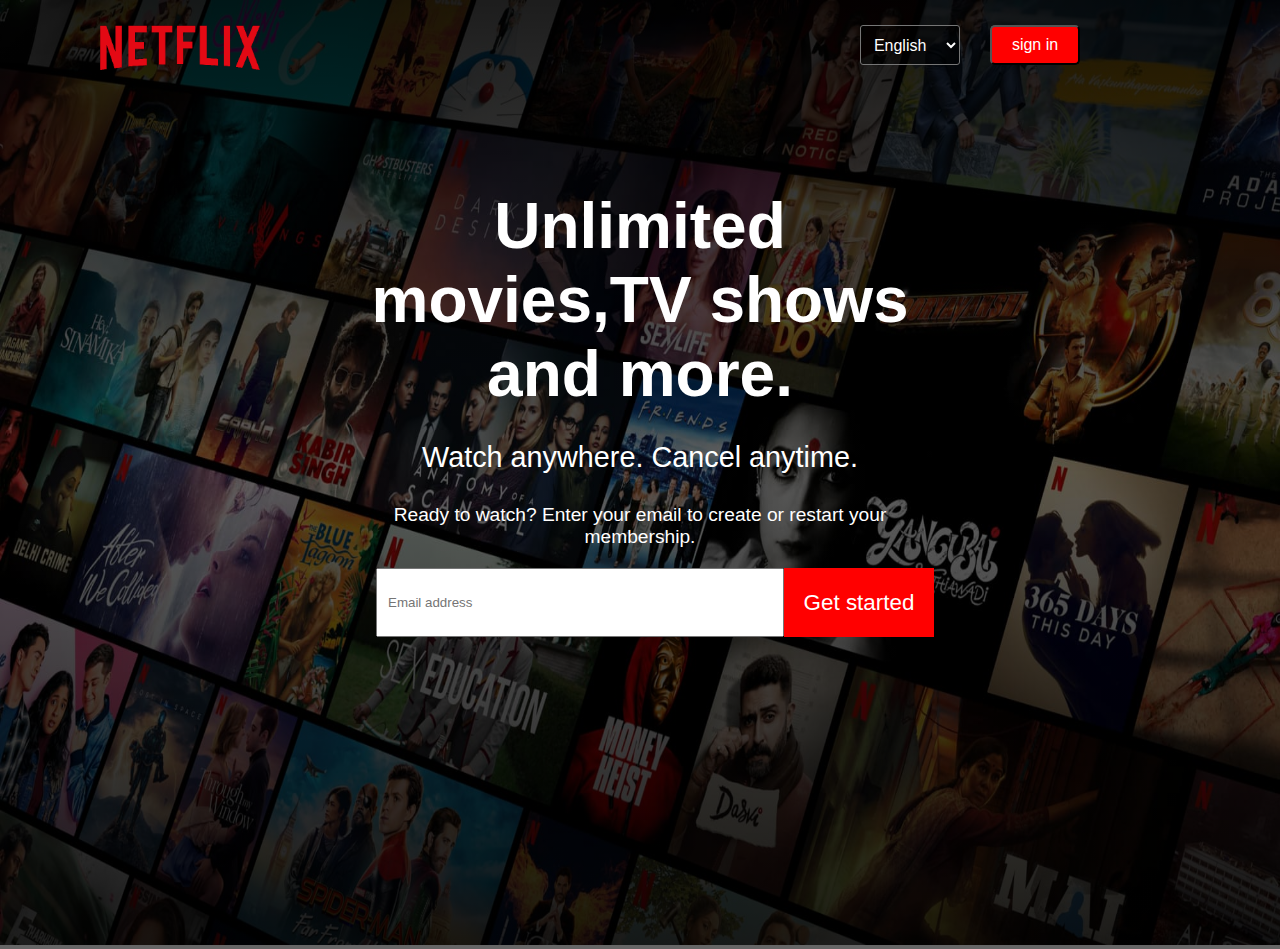
<file: index.html>
<!DOCTYPE html>
<html lang="en" dir="ltr">

<head>
  <meta charset="utf-8">
  <title>Netflix</title>
  <link rel="stylesheet" href="styles.css">
  <link href="https://cdn.jsdelivr.net/npm/bootstrap@5.0.2/dist/css/bootstrap.min.css" rel="stylesheet" integrity="sha384-EVSTQN3/azprG1Anm3QDgpJLIm9Nao0Yz1ztcQTwFspd3yD65VohhpuuCOmLASjC" crossorigin="anonymous">

</head>

<body>
  <div class="sec1">
    <div class="sec1-bg" ><img class="sec1-bg-o" id="img1" src="my_background_1.jpg" alt="img1-1"></div>
    <div class="sec1-2" >
      <div class="header" >
        <div class="btn-1" >
          <img class="logo-1-1" src="netflix_logo.png" alt="">
          <select onmouseout="myFunction(this)" class="dpd-1-1" name="">
            <option value="English">&nbsp English</option>
            <option value="Hindi">&nbsp Hindi</option>
          </select>
          <button onclick="car()" class="btn-1-1" type="button" name="button"><a class="sn" href="sign_in.html">sign in</a></button>
        </div>
      </div>
      <div class="header-2" class="container-fluid">
        <div class="header-2-1" class="container-fluid">
          <h1 class="header-2-1-1">Unlimited movies,TV shows and more.</h1>
        </div>
        <div class="header-2-2" class="container-fluid">
          <h3 class="header-2-2-1">Watch anywhere. Cancel anytime.</h3>
        </div>
        <div class="header-2-3" class="container-fluid">
          <h3 class="header-2-3-1">Ready to watch? Enter your email to create or restart your membership.</h3>
        </div>
        <div class="header-2-4" class="container-fluid">
          <form class="get-started" action="sign_in.html" method="post">
            <input class="email" type="email" name="email" placeholder="Email address" value="">
            <input class="sbt" type="submit" name="submit" value="Get started">
          </form>
        </div>
      </div>
    </div>
  </div>
  <script src="script.js">

  </script>
</body>

</html>
</file>
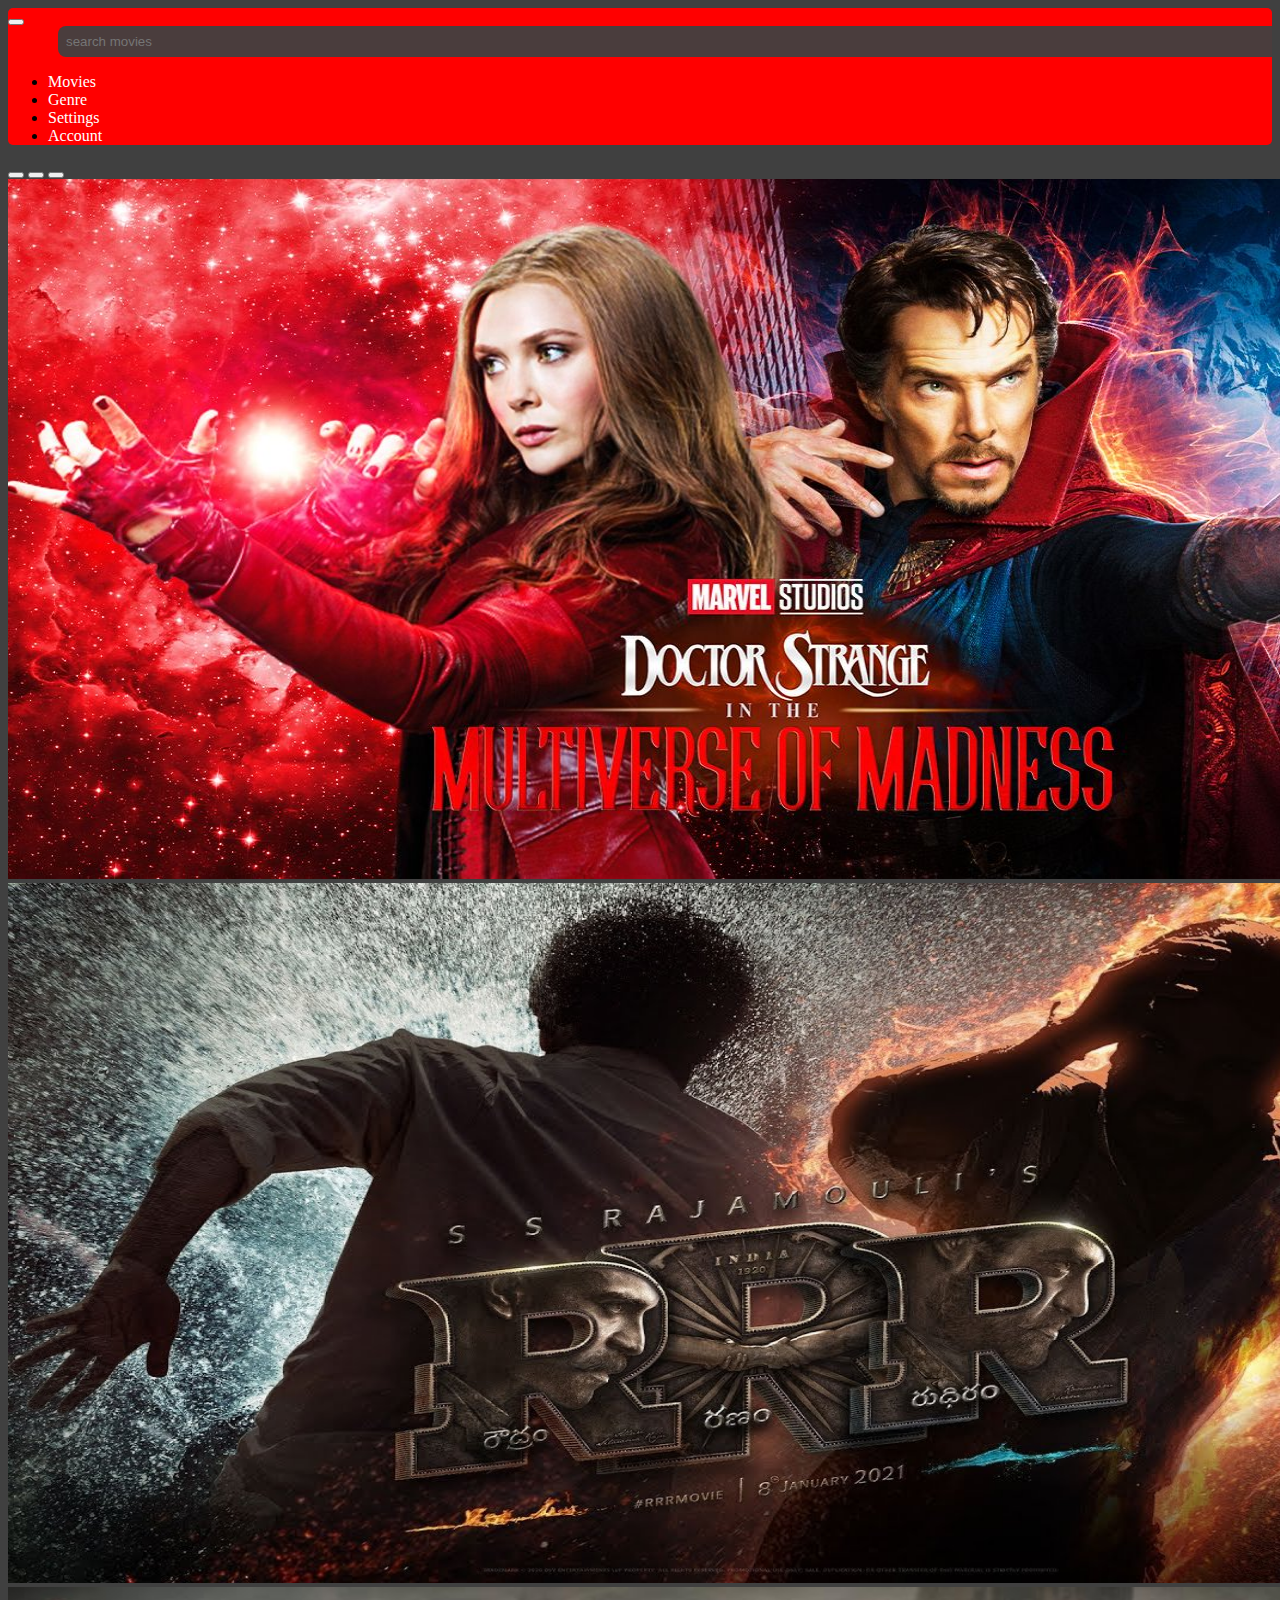
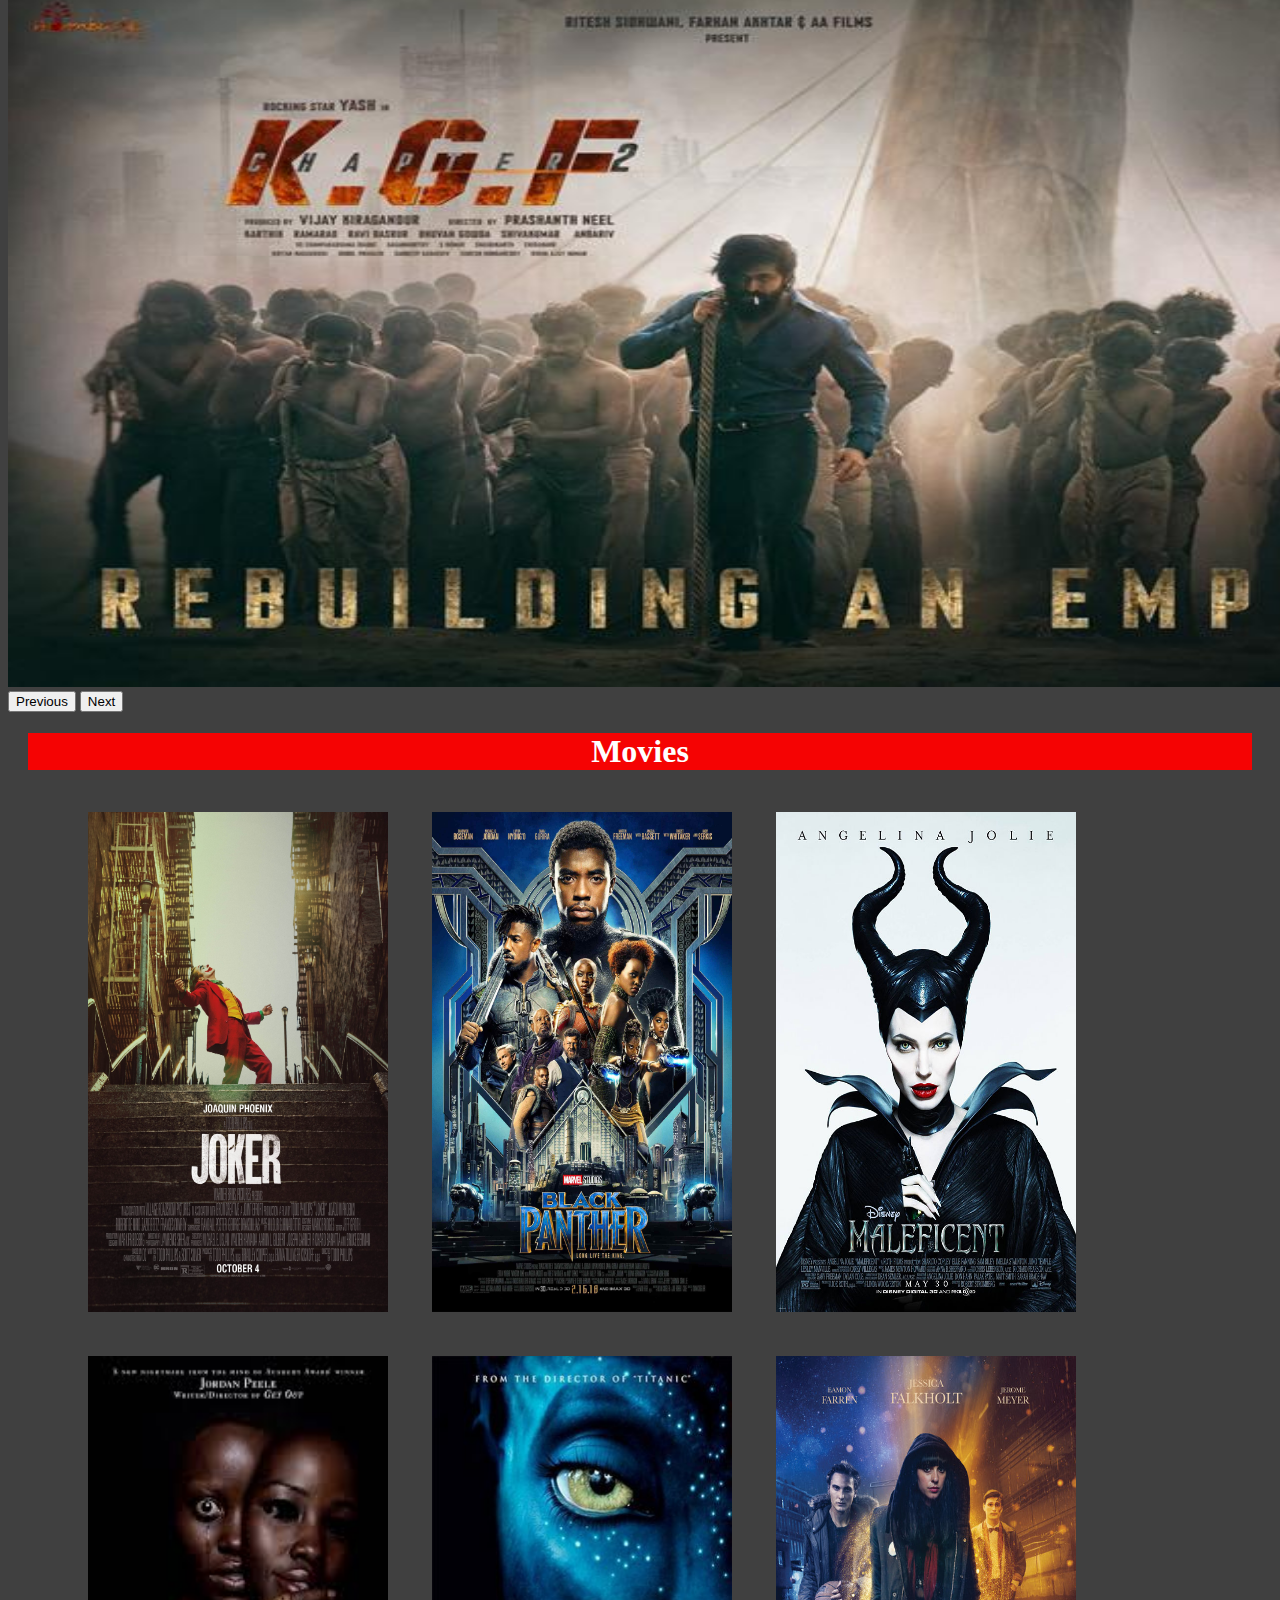
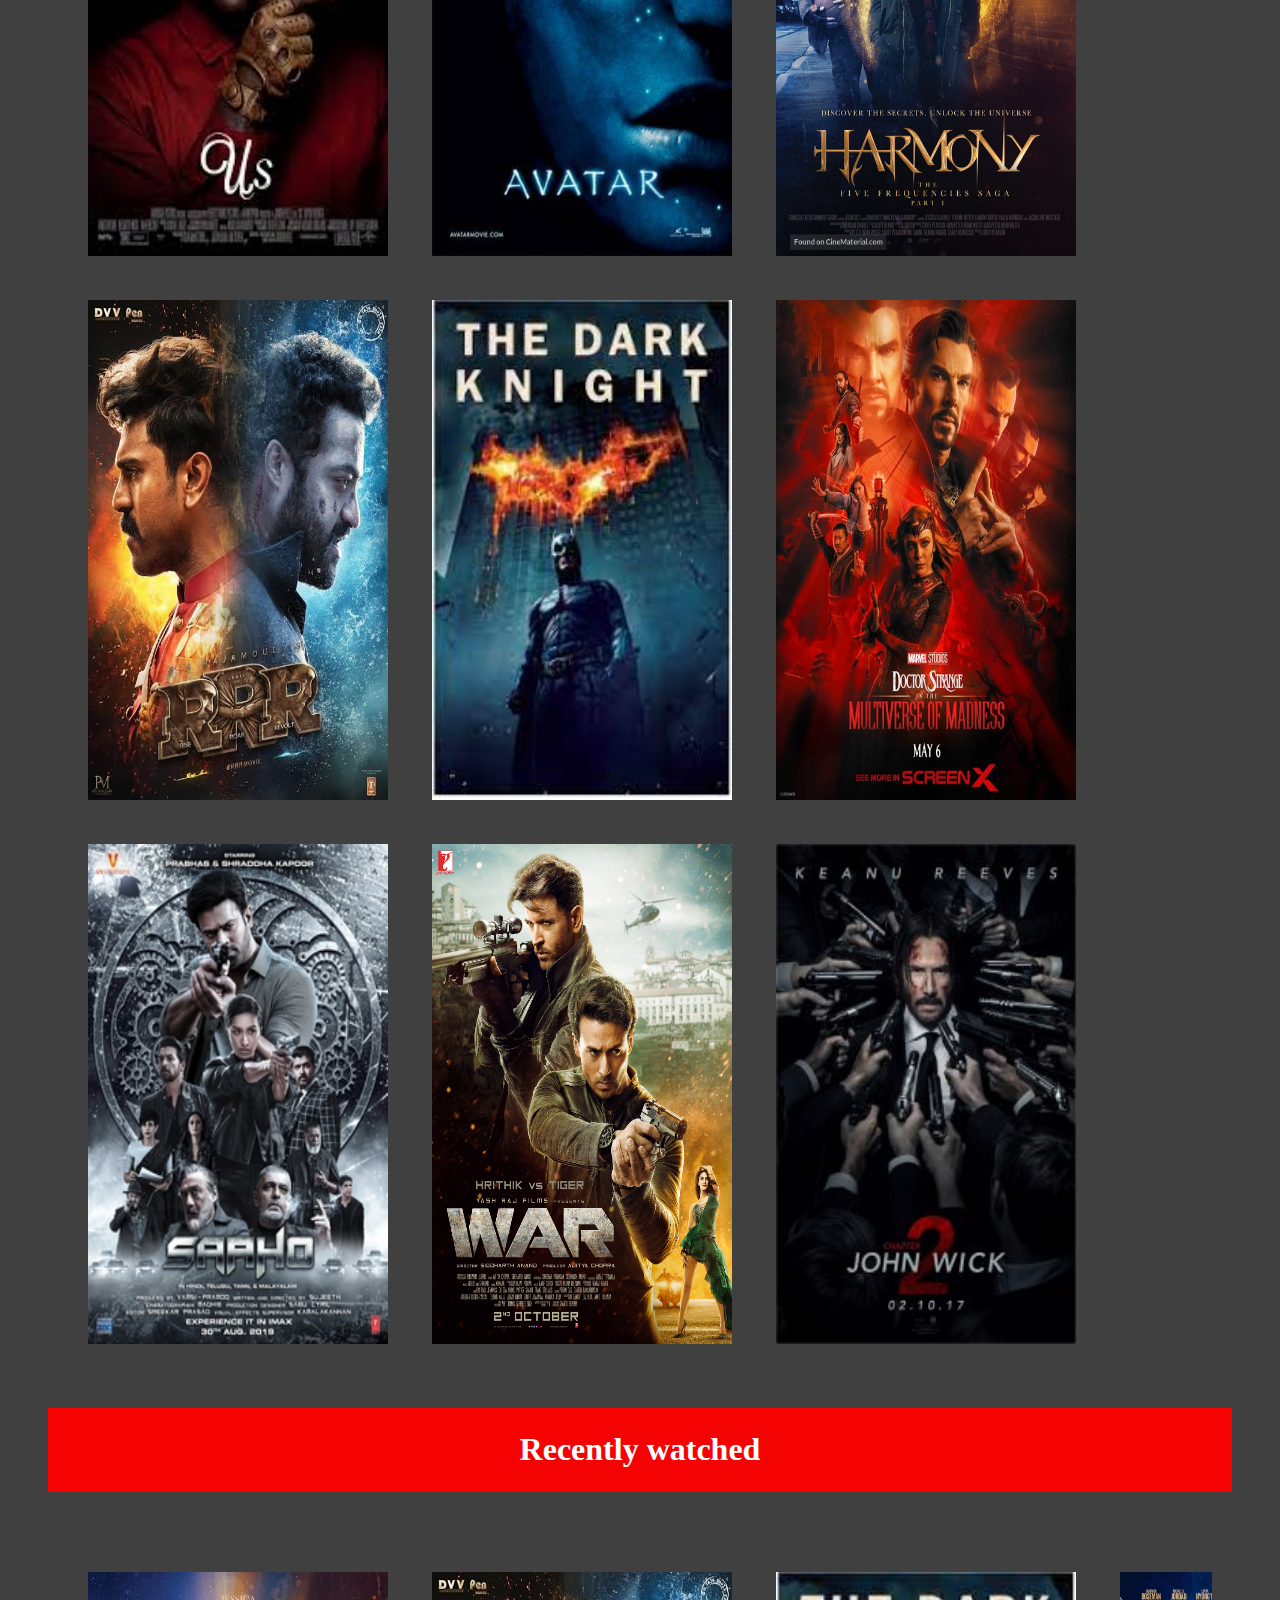
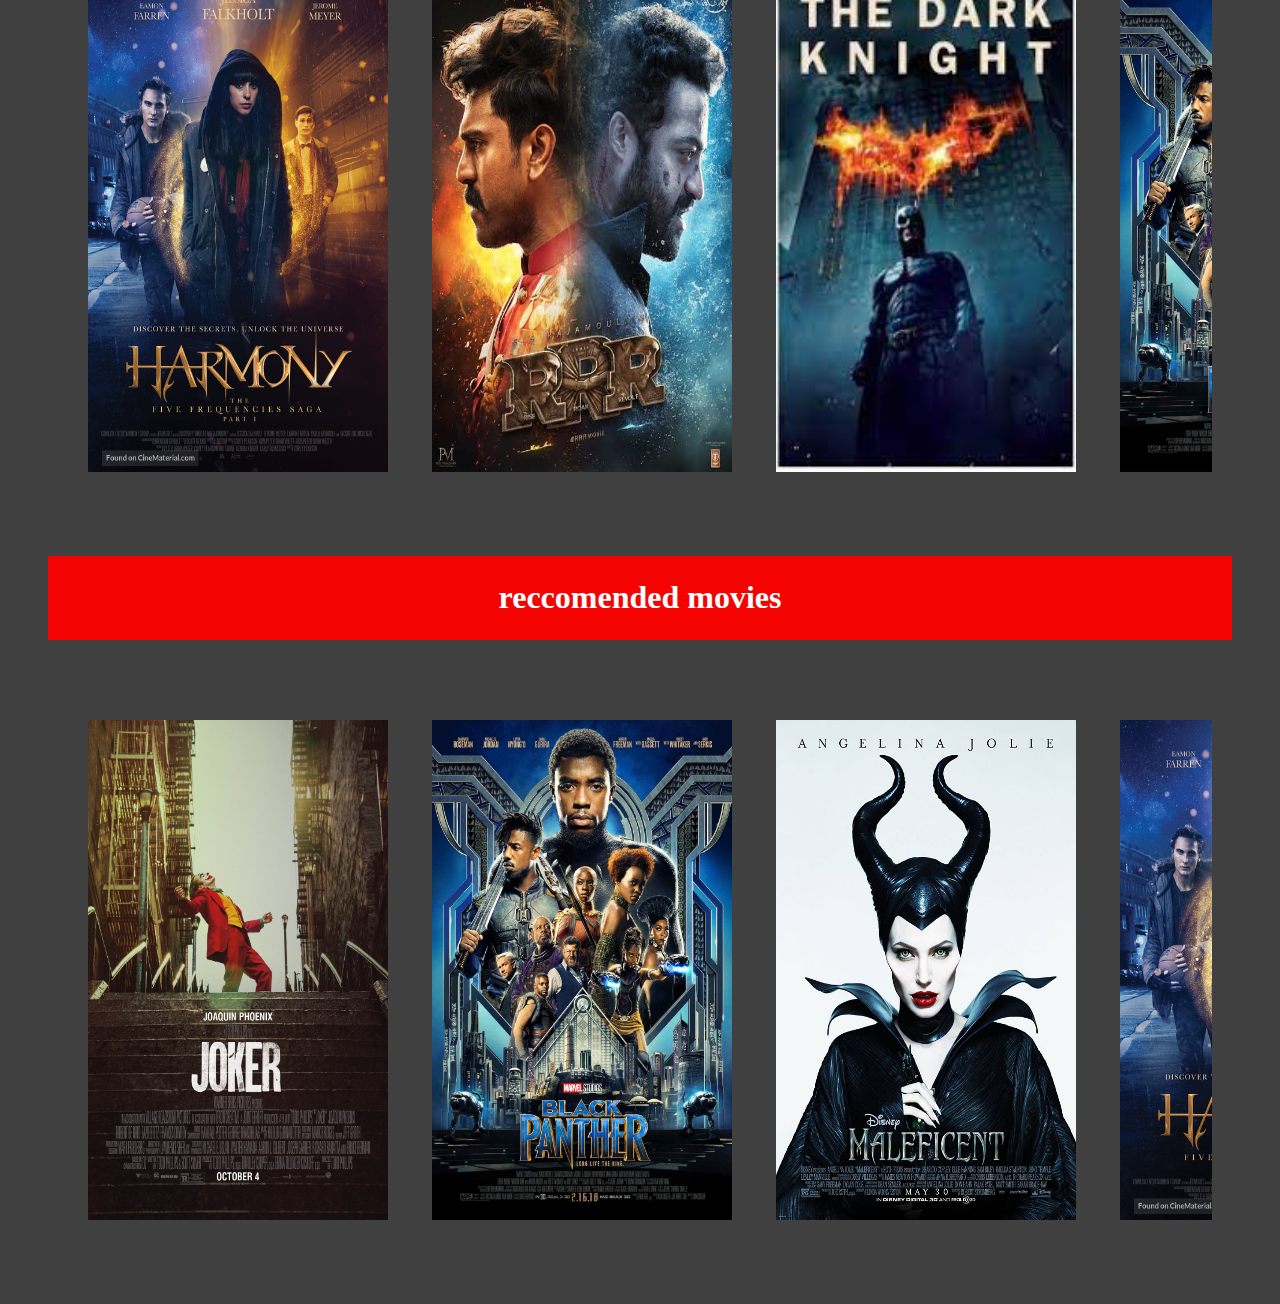
<file: main.html>
<!DOCTYPE html>
<html lang="en" dir="ltr">
  <head>
    <meta charset="utf-8">
    <title>Netflix</title>
    <link href="https://cdn.jsdelivr.net/npm/bootstrap@5.0.2/dist/css/bootstrap.min.css" rel="stylesheet" integrity="sha384-EVSTQN3/azprG1Anm3QDgpJLIm9Nao0Yz1ztcQTwFspd3yD65VohhpuuCOmLASjC" crossorigin="anonymous">
    <link rel="stylesheet" href="styles3.css">
  </head>
  <body>
  <nav class="navbar navbar-expand-lg" id="tager">
    <button class="navbar-toggler" type="button" data-bs-toggle="collapse" data-bs-target="#navbarTogglerDemo01" aria-controls="navbarTogglerDemo01" aria-expanded="false" aria-label="Toggle navigation">
      <span class="navbar-toggler-icon"></span>
    </button>
    <div class="collapse navbar-collapse" id="navbarTogglerDemo02">
    <form  action="" method="post">
        <input class="srch" type="search" name="srch" placeholder="search movies">
    </form>
    <ul class="navbar-nav ms-auto">
      <li class="nav-item"><a  href="#tb">Movies</a></li>
      <li class="nav-item"><a  href="#">Genre</a></li>
      <li class="nav-item"><a  href="#">Settings</a></li>
      <li class="nav-item"><a  href="#">Account</a></li>
    </ul>
  </div>
  </nav>
  <div class="slider">
    <div id="carouselExampleIndicators" class="carousel slide" data-bs-ride="carousel" data-bs-interval="2000">
<div class="carousel-indicators">
  <button type="button" data-bs-target="#carouselExampleIndicators" data-bs-slide-to="0" class="active" aria-current="true" aria-label="Slide 1"></button>
  <button type="button" data-bs-target="#carouselExampleIndicators" data-bs-slide-to="1" aria-label="Slide 2"></button>
  <button type="button" data-bs-target="#carouselExampleIndicators" data-bs-slide-to="2" aria-label="Slide 3"></button>
</div>
<div class="carousel-inner">
  <div class="carousel-item active">
  <img src="movie4.jpg" class="d-block w-100" alt="...">
  </div>
  <div class="carousel-item">
   <img src="movie1.jpg" class="d-block w-100" alt="...">
  </div>
  <div class="carousel-item">
  <img src="movie2.jpg" class="d-block w-100" alt="...">
  </div>
</div>
<button class="carousel-control-prev" type="button" data-bs-target="#carouselExampleIndicators" data-bs-slide="prev">
  <span id="s1"class="carousel-control-prev-icon" aria-hidden="true"></span>
  <span class="visually-hidden">Previous</span>
</button>
<button class="carousel-control-next" type="button" data-bs-target="#carouselExampleIndicators" data-bs-slide="next">
  <span id="s2" class="carousel-control-next-icon" aria-hidden="true"></span>
  <span class="visually-hidden">Next</span>
</button>
</div>
  </div>
    <div  id="tb" class="vit-1">
      <div class="vit">
          <h1>Movies</h1>
      </div>
      <div class="vit-1-1">
      <img  onclick="myfunc(this)" class="lst" src="l1.png" alt="">
      <img onclick="myfunc(this)" class="lst" src="l2.jpg" alt="">
      <img onclick="myfunc(this)" class="lst" src="l3.jpg" alt="">
     <img onclick="myfunc(this)"  class="lst" src="l10.jpg" alt="">
     <img onclick="myfunc(this)" class="lst" src="l4.jpg" alt="">
     <img onclick="myfunc(this)"  class="lst" src="l5.jpg" alt="">
     <img onclick="myfunc(this)"  class="lst" src="l6.jpeg" alt="">
     <img onclick="myfunc(this)"  class="lst" src="l12.jpg" alt="">
     <img onclick="myfunc(this)" class="lst" src="l7.jpg" alt="">
     <img onclick="myfunc(this)"  class="lst" src="l8.jpg" alt="">
     <img onclick="myfunc(this)" class="lst" src="l9.jpg" alt="">
     <img onclick="myfunc(this)" class="lst" src="l11.jpg" alt="">
     </div>
  </div>

  <div class="rw">
    <div class="rw-1">
      <h1>Recently watched</h1>
    </div>
    <div class="rw-1-1">
    <img onclick="myfunc(this)"  class="lst" src="l5.jpg" alt="">
    <img onclick="myfunc(this)"  class="lst" src="l6.jpeg" alt="">
    <img onclick="myfunc(this)"  class="lst" src="l12.jpg" alt="">
    <img onclick="myfunc(this)" class="lst" src="l2.jpg" alt="">
    <img onclick="myfunc(this)" class="lst" src="l3.jpg" alt="">
    <img onclick="myfunc(this)"  class="lst" src="l8.jpg" alt="">
    <img onclick="myfunc(this)" class="lst" src="l9.jpg" alt="">
  </div>
  </div>
  <div class="recc">
    <div class="recc-1">
      <h1>reccomended movies</h1>
    </div>
    <div class="recc-1-1">
      <img onclick="myfunc()" class="lst" src="l1.png" alt="">
      <img onclick="myfunc()" class="lst" src="l2.jpg" alt="">
      <img onclick="myfunc()" class="lst" src="l3.jpg" alt="">
      <img onclick="myfunc()"  class="lst" src="l5.jpg" alt="">
      <img onclick="myfunc()"  class="lst" src="l6.jpeg" alt="">
      <img onclick="myfunc()"  class="lst" src="l12.jpg" alt="">
    </div>
  </div>
  <scrip src="script.js"></script>
  <script src="https://cdn.jsdelivr.net/npm/bootstrap@5.0.2/dist/js/bootstrap.bundle.min.js" integrity="sha384-MrcW6ZMFYlzcLA8Nl+NtUVF0sA7MsXsP1UyJoMp4YLEuNSfAP+JcXn/tWtIaxVXM" crossorigin="anonymous"></script>

 </body>
</html>
</file>
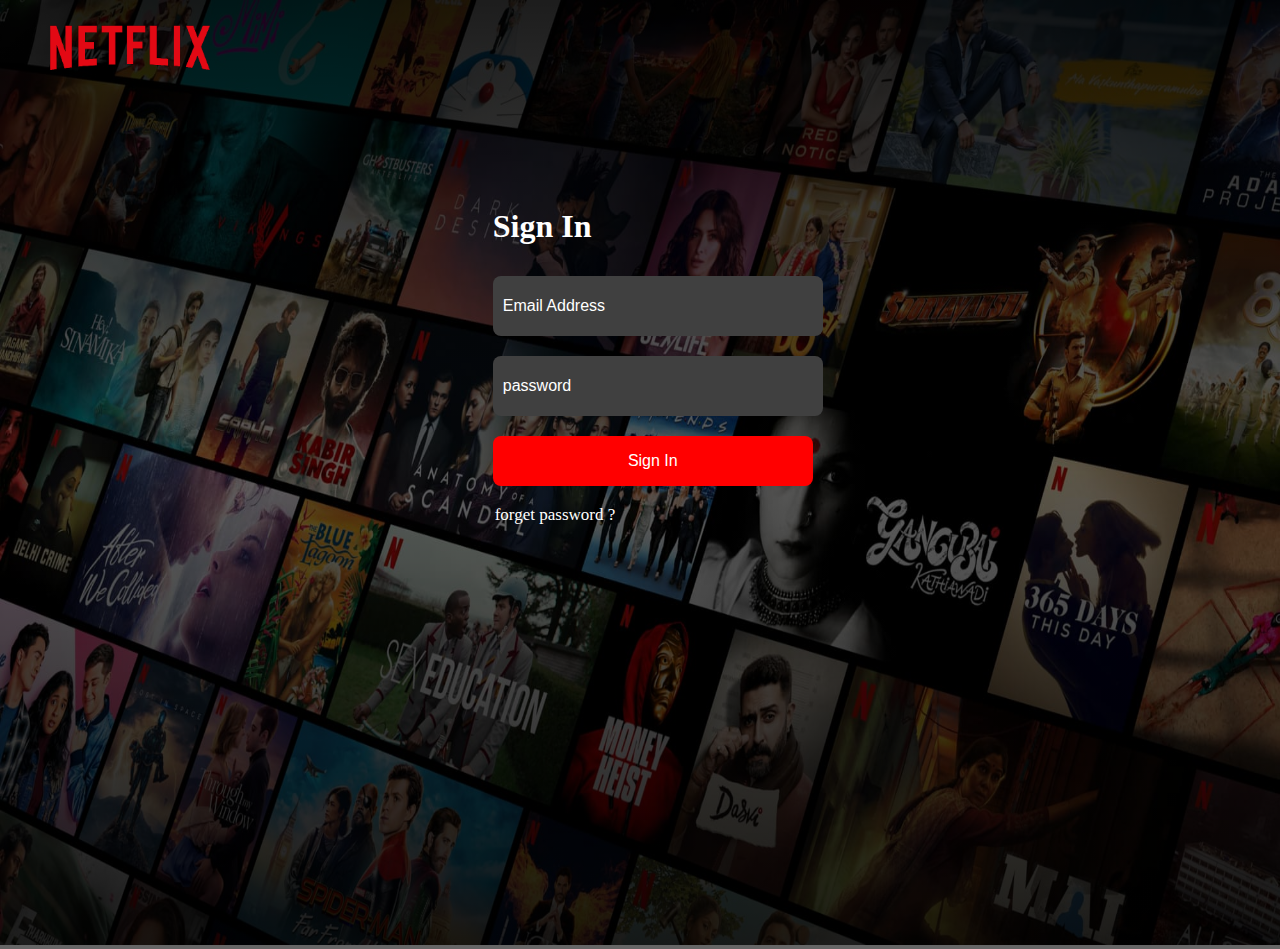
<file: sign_in.html>
<!DOCTYPE html>
<html lang="en" dir="ltr">
  <head>
    <meta charset="utf-8">
    <title>Netflix</title>
    <link rel="stylesheet" href="styles2.css">
    <link href="https://cdn.jsdelivr.net/npm/bootstrap@5.0.2/dist/css/bootstrap.min.css" rel="stylesheet" integrity="sha384-EVSTQN3/azprG1Anm3QDgpJLIm9Nao0Yz1ztcQTwFspd3yD65VohhpuuCOmLASjC" crossorigin="anonymous">

  </head>
  <body>
    <div class="sec1">
     <div class="sec1-bg"><img class="sec1-bg-o" id ="img1" src="my_background_1.jpg" alt="img1-1"></div>
     <div class="sec1-2">
          <div class="sec1-2-1">
                     <div class="sec1-2-2"><h1>Sign In</h1></div>
                     <div class="sec1-2-3">
                       <form class="reg" action="main.html" method="post">
                          <input class="email" type="email" name="email" value="" placeholder="Email Address">
                          <input class="password" type="password" name="password" value="" placeholder="password">
                          <input  type="submit" name="Sign In" value="Sign In">
                       </form>
                     </div>
                     <div class="fp">
                       <a class="fp-1" href="">forget password ?</a>
                     </div>
          </div>
    </div>
    <img class="logo-1-1" src="netflix_logo.png" alt="">
    <script src="script.js">

    </script>
  </body>
</html>
</file>
<file: styles.css>
body{
  margin:0;
  background-color: rgba(0, 0, 0, 0.6);

}
.sec1-bg
{
  width: 100%;
  height:105%;
  position: absolute;
}
.sec1-bg-o
{
  width:100%;
  height:100%;
}
.sec1-2
{
  width: 100%;
  height:105%;
  background:linear-gradient(rgba(0, 0, 0, 0.85),rgba(0, 0, 0, 0.5),rgba(0, 0, 0, 0.85));
  position: absolute;
}
.sn
{
  text-decoration: none;
  color:white;
  font-size: 1rem;
}
.header
{
  margin-top:15px;
  margin-left:100px;
  margin-right: 45px;
  position: relative;

}
.logo-1-1
{
   width:160px;
   height:45px;
   margin-right: 900px;
   margin-top: 10px;
   position: relative;
}
.dpd-1-1
{
  background-color:rgba(0, 0, 0, 0.4);
  color: white;
  position: absolute;
  margin-top: 10px;
  width:100px;
  height:40px;
  font-size: 1rem;
  border-radius: 3px;
  margin-right:25px;
}
.btn-1-1
{
  width:90px;
  height:40px;
  border-radius: 5px;
  background-color: red;
  margin-top: 10px;
  margin-left: 130px;
  color:white;
  font-size: 1rem;
  position: absolute;
}
.sn:hover
{
  color:yellow;
}
.header-2
{
  margin-top: 9%;
  margin-left: 25%;
  margin-right: 25%;
  text-align: center;
  position:relative;
}
.header-2-1
{
  margin:20px;
  position: relative;
}
.header-2-2
{
  margin:30px;
  position: relative;
}
.header-2-3
{
  margin:20px;
  position: relative;
}
.header-2-4
{
  margin:20px;
  position: relative;
}
.header-2-1-1
{
  font-family: sans-serif,ariel;
  color: white;
  margin-top: 0;
  margin-bottom: 0;
  font-size: 4rem;
}
.header-2-2-1
{
  font-family: 'Netflix Sans','Helvetica Neue',Helvetica,Arial,sans-serif;
  font-weight: 400;
  margin-top: 0;
  margin-bottom: 0;
  color: white;
  font-size: 1.8rem;
}
.header-2-3-1
{
  font-family: 'Netflix Sans','Helvetica Neue',Helvetica,Arial,sans-serif;
  font-weight: 400;
  margin-top: 0;
  margin-bottom: 0;
  color: white;
  font-size: 1.2rem;
}
.email
{
  height:45px;
  width:80%;
  padding:10px;
  align:left
  position: absolute;
  margin-left: 0%;
}
.sbt
{
   background-color: red;
   color:white;
   font-size: 1.4rem;
   margin: 0;
   width:25%;
   height:100%;
   border-width: 0;
   position:absolute;
}
.sbt:hover
{
  color:yellow;
}
.get-started
{
   margin-right: 20%;
}
@media screen and (max-width:400px) {
  .logo-1-1
  {
       margin-right: 200px;
       margin: 5px;
  }
  .header-2-1-1
  {
      font-size: 1rem;
      margin: 5px;
  }
  .header-2-2-1
  {
     font-size: 10px;
  }

}
@media screen and (max-width:600px) {
  .logo-1-1
  {
       margin-right: 200px;
  }
}
@media screen and (max-width:600px) {
  .logo-1-1
  {
       margin-right:  300px;
  }
}
@media screen and (max-width:1100px) {
  .logo-1-1
  {
       margin-right: 400px;
  }
}
@media screen and (max-width:1400px) {
  .logo-1-1
  {
       margin-right: 600px;
  }
}
</file>
<file: styles3.css>
body{
  background-color: rgba(64,64,64);
}
#tager
{
  background-color:rgba(255,0,0);
  border-radius: 5px;
  border-color: black;
  border:2px;
  position: relative;
}
a{
  color:white;
  text-decoration: none;
  margin-right: 60px;
}
a:hover
{
  color:yellow;
}
form
{
  margin-left: 50px;
}
::placeholder
  {
    color:(255,255,255,0.9);
  }
.srch{
  color:white;
  background-color: rgba(64,64,64,0.95);
  width:500%;
  padding:8px;
  border-radius: 8px;
  border-style: none;
}
#s1{
  background-color:black;
  border-radius: 5px;
}
#s2{
  background-color:black;
  border-radius: 5px;
}
img{
  width:1530px;
  height:700px;
}

h1
{
  color:white;
  text-align: center;
}
.vit
{
  background-color: rgba(255,0,0,0.95);
}

.lst
{
  width:300px;
  height:500px;
  margin:20px;
}
.rw-1-1
{
  overflow: auto;
  white-space: nowrap;
  margin:60px;
}
.rw-1
{
  background-color: rgba(255,0,0,0.95);
  padding: 2px;
  margin: 40px;
}
.recc-1-1
{
  overflow: auto;
  white-space: nowrap;
  margin:60px;
}
.recc-1
{
  background-color: rgba(255,0,0,0.95);
  padding: 2px;
  margin: 40px;
}
.vit-1
{
  margin:20px  ;
}
.vit-1-1
{
  margin-left:40px;
}
@media screen and (max-width:600px)
{
  .vit-1-1
  {
    margin-left:60px;
  }

  @media screen and (max-width:400px)
  {
    .vit-1-1
    {
      margin-left:100px;
    }
    .srch
    {
      width:100%;
    }
    a
    {
      margin-right: 10px;
    }
  }
  @media screen and (max-width:800px)
  {
    .vit-1-1
    {
      margin-left:60px;
    }
    .srch
    {
      width:300%;
    }
    a
    {
      margin-right: 20px;
    }
  }
</file>
<file: styles2.css>
body{
  margin:0;
  background-color: rgba(0, 0, 0, 0.6);

}
.logo-1-1
{
   width:160px;
   height:45px;
   margin-top: 25px;
   margin-left: 50px;
   position: absolute;
}
.sec1-bg
{
  width: 100%;
  height:105%;
  position: absolute;
}
.sec1-bg-o
{
  width:100%;
  height:100%;
}
.sec1-2
{
  width: 100%;
  height:105%;
  background:linear-gradient(rgba(0, 0, 0, 0.85),rgba(0, 0, 0, 0.5),rgba(0, 0, 0, 0.85));
  position: absolute;
}
.sec1-2-1
{
  top:18%;
  left:34%;
  width:30%;
  height:55%;
  border-radius: 6px;
  position:absolute;
}
.sec1-2-2
{
  margin-top: 10%;
  margin-left: 15%;
  margin-bottom: 8%
}
.sec1-2-3
{
  margin-top: 8%;
  margin-left: 15%;
  margin-bottom:5%;
  padding-right: 10%;
}
h1
{
  color:white;

}
::placeholder
{
  color:white;
  font-size: 1rem;
  padding:5px;
}

.email
{
   position: relative;
   background-color: rgba(64,64,64);
   color:white;
   margin-bottom: 10px;
   width:320px;
   height: 50px;
   border-radius: 8px;
   border-style: none;
   padding: 5px;
}
.password
{
  position: relative;
  background-color: rgba(64,64,64);
  color:white;
  margin-top: 10px;
  width:320px;
  height: 50px;
  border-radius: 8px;
  border-style: none;
  padding:5px;
}
input[type="submit"]
{
  position: relative;
  background-color: red;
  color:white;
  font-size: 1rem;
  padding:10px;
  margin-top: 20px;
  width:320px;
  height: 50px;
  border-radius: 8px;
  border-style: none;
  padding:5px;
}
.fp
{
  margin-top: 2%;
  margin-left: 15.5%;
  margin-bottom:10%;
  padding-right: 10%;
}
.fp-1
{
  text-decoration: none;
  color:white;
  font-size: 17px;
  margin: 0;
}
.fp-1:hover
{
  color:yellow;
}
@media screen and (max-width:1000px)
{
  .sec1-2-1
  {
    top:10%;
    left:20%;
    width:500px;
    height:800px;
  }
}
</file>
